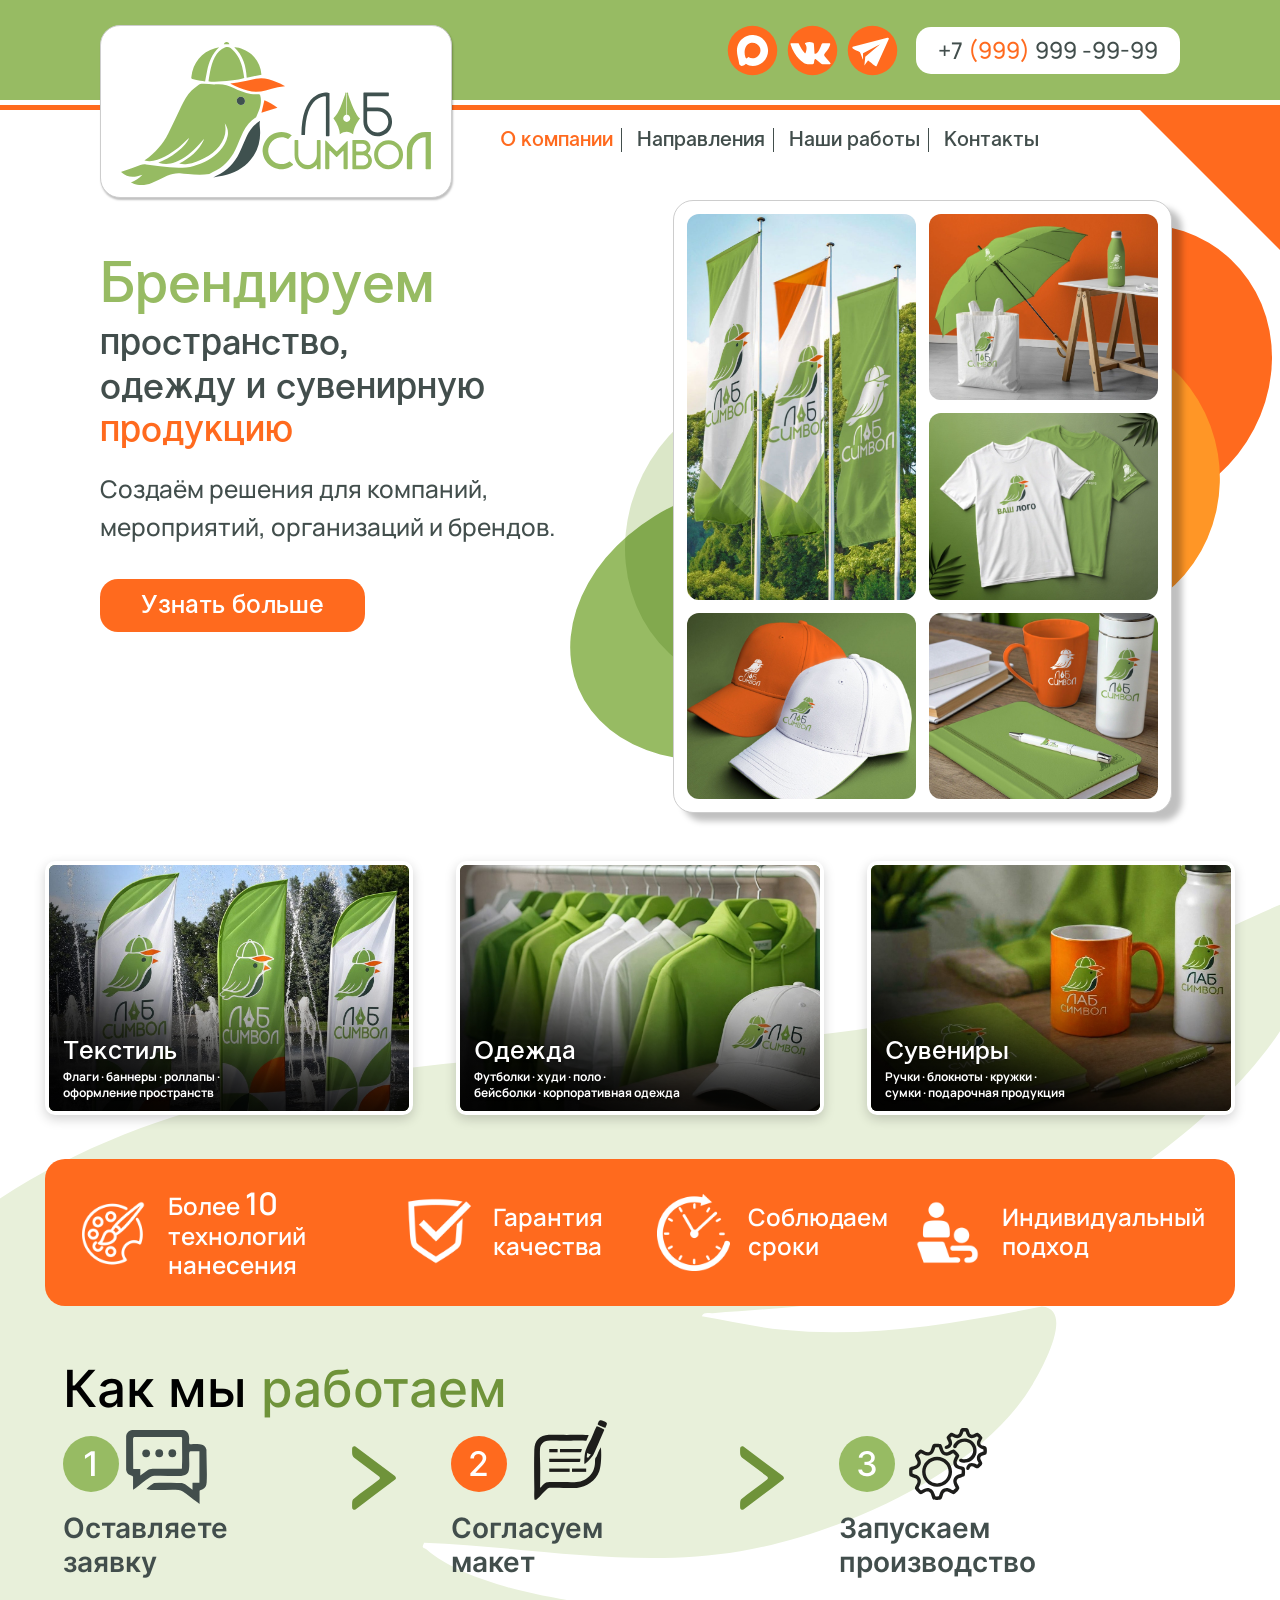
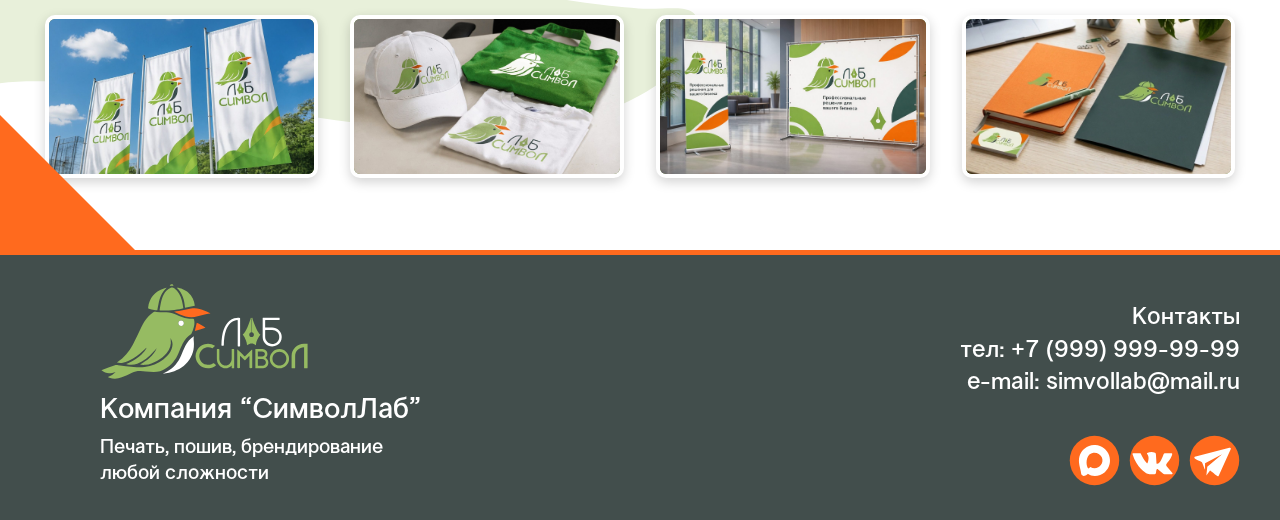
<file: index.html>
<!doctype html>
<html lang="ru">
<head>
<meta charset="utf-8">
<meta name="viewport" content="width=device-width, initial-scale=1">
<meta name="theme-color" content="#97bb63">
<title>СимволЛаб — брендирование пространства, одежды и сувенирной продукции</title>
<meta name="description" content="Брендируем пространство, одежду и сувенирную продукцию. Решения для компаний, мероприятий, организаций и брендов. Москва.">
<link rel="stylesheet" href="css/style.css?v=26">
</head>
<body>
<header class="site-header">
  <div class="top"><div class="inner">
    <a class="logo-card" href="index.html" aria-label="СимволЛаб — на главную"><img src="img/icons/logotip.svg" alt="СимволЛаб"></a>
    <div class="top-right">
      <div class="social">
        <a href="#" data-soc="max" aria-label="Max"><img src="img/icons/max_iconka.svg" alt="Max"></a>
        <a href="#" data-soc="vk" aria-label="ВКонтакте"><img src="img/icons/vk_icon.svg" alt="ВКонтакте"></a>
        <a href="#" data-soc="tg" aria-label="Telegram"><img src="img/icons/tg_icon.svg" alt="Telegram"></a>
      </div>
      <a class="phone" href="tel:+79999999999">+7 <span>(999)</span> 999 -99-99</a>
    </div>
  </div></div>
  <div class="lines"></div>
</header>
<div class="menu-row"><div class="inner">
  <button class="burger" aria-expanded="false" aria-controls="nav"><span>Меню</span><span class="bars" aria-hidden="true">☰</span></button>
  <nav id="nav" aria-label="Основное меню"><a href="index.html" aria-current="page">О компании</a><a href="directions.html">Направления</a><a href="works.html">Наши работы</a><a href="contacts.html">Контакты</a></nav>
</div></div>

<main>
<section class="hero hero-home" id="about"><div class="inner">
  <div class="hero-text">
    <h1><span class="xl g">Брендируем</span><span class="l">пространство,<br>одежду и сувенирную</span><span class="l o">продукцию</span></h1>
    <p class="lead">Создаём решения для компаний, мероприятий, организаций и брендов.</p>
    <a class="btn" href="directions.html">Узнать больше</a>
  </div>
  <div class="collage-wrap"><img class="blob b-bl" src="img/deco/blend_oval.svg" alt=""><img class="blob b-or" src="img/deco/ellipse8.svg" alt=""><img class="blob b-or2" src="img/deco/ellipse9.svg" alt=""><img class="blob b-gr" src="img/deco/oval.svg" alt=""><div class="collage" aria-label="Примеры брендированной продукции">
    <div class="t t1"><img src="img/photos/flags_1.jpg" alt="Флаги с логотипом" loading="eager"></div>
    <div class="t t2"><img src="img/photos/events_1.jpg" alt="Зонт и сумка с логотипом"></div>
    <div class="t t3"><img src="img/photos/clothes_1.jpg" alt="Футболки с логотипом"></div>
    <div class="t t4"><img src="img/photos/hats.jpg" alt="Бейсболки с логотипом"></div>
    <div class="t t5"><img src="img/photos/ejednevnik_bloknot_01.jpg" alt="Кружка, ежедневник и термос с логотипом"></div>
  </div></div>
</div></section>

<section class="green after-collage"><div class="inner">
  <div class="cards">
    <a class="card cap home" href="works.html"><img src="img/photos/flags_2.jpg" alt="Текстиль: флаги и баннеры">
      <span class="c col"><b>Текстиль</b><small>Флаги · баннеры · роллапы ·<br>оформление пространств</small></span></a>
    <a class="card cap home" href="works.html"><img src="img/photos/clothes_2.jpg" alt="Одежда с логотипом">
      <span class="c col"><b>Одежда</b><small>Футболки · худи · поло ·<br>бейсболки · корпоративная одежда</small></span></a>
    <a class="card cap home" href="works.html"><img src="img/photos/souvenirs_2.jpg" alt="Сувенирная продукция">
      <span class="c col"><b>Сувениры</b><small>Ручки · блокноты · кружки ·<br>сумки · подарочная продукция</small></span></a>
  </div>

  <div class="adv">
  <div><img src="img/icons/palitra.png" alt=""><span>Более <span class="n">10</span><br>технологий<br>нанесения</span></div>
  <div><img src="img/icons/schit.png" alt=""><span>Гарантия<br>качества</span></div>
  <div><img src="img/icons/chasi.png" alt=""><span>Соблюдаем<br>сроки</span></div>
  <div><img src="img/icons/sotrudnichestv.png" alt=""><span>Индивидуальный<br>подход</span></div>
</div>

  <h2 class="how-title">Как мы <span>работаем</span></h2>
  <div class="steps">
    <div class="step s1"><span class="num">1</span><img class="ico" src="img/deco/chat.svg" alt=""><b>Оставляете<br>заявку</b></div>
    <svg class="arr" viewBox="0 0 60 100" fill="none" stroke="#6f933a" stroke-width="12" stroke-linecap="butt"><path d="M8 6l44 44L8 94"/></svg>
    <div class="step s2"><span class="num">2</span><img class="ico" src="img/deco/zapis.svg" alt=""><b>Согласуем<br>макет</b></div>
    <svg class="arr" viewBox="0 0 60 100" fill="none" stroke="#6f933a" stroke-width="12" stroke-linecap="butt"><path d="M8 6l44 44L8 94"/></svg>
    <div class="step s3"><span class="num">3</span><img class="ico" src="img/deco/shesterenki.svg" alt=""><b>Запускаем<br>производство</b></div>
  </div>
  <div class="strip">
    <div class="p"><img src="img/photos/flags_3.jpg" alt="Флаги на улице" loading="lazy"></div>
    <div class="p"><img src="img/photos/clothes_3.jpg" alt="Бейсболка и футболки" loading="lazy"></div>
    <div class="p"><img src="img/photos/events_2.jpg" alt="Роллап и пресс-волл" loading="lazy"></div>
    <div class="p"><img src="img/photos/souvenirs_3.jpg" alt="Блокнот, папка и визитки" loading="lazy"></div>
  </div>
</div></section>
</main>
<footer class="footer"><div class="inner">
  <div class="f-left">
    <div class="logo"><img src="img/icons/logotip-light.svg" alt="СимволЛаб"></div>
    <p class="name">Компания “СимволЛаб”</p>
    <p class="tag">Печать, пошив, брендирование<br>любой сложности</p>
  </div>
  <div class="f-right">
    <address>
      Контакты<br>
      тел: <a href="tel:+79999999999">+7 (999) 999-99-99</a><br>
      e-mail: <a href="mailto:simvollab@mail.ru">simvollab@mail.ru</a>
    </address>
    <div class="social">
      <a href="#" data-soc="max" aria-label="Max"><img src="img/icons/max_iconka.svg" alt="Max"></a>
      <a href="#" data-soc="vk" aria-label="ВКонтакте"><img src="img/icons/vk_icon.svg" alt="ВКонтакте"></a>
      <a href="#" data-soc="tg" aria-label="Telegram"><img src="img/icons/tg_icon.svg" alt="Telegram"></a>
    </div>
  </div>
</div></footer>

<dialog id="lead-dialog" aria-label="Заявка">
  <div class="panel">
    <button class="x" data-close aria-label="Закрыть">×</button>
    <h2>Оставить заявку</h2>
    <form class="lead-form" novalidate>
      <p class="sub">Расскажите, что нужно нанести и на что — мы свяжемся с вами.</p>
      <input type="text" name="botcheck" class="hp" tabindex="-1" autocomplete="off" aria-hidden="true">
      <label>Ваше имя<input type="text" name="name" autocomplete="name" required></label>
      <label>Телефон или e-mail<input type="text" name="contact" autocomplete="tel" required></label>
      <label>Что нужно сделать<textarea name="message" placeholder="Например: 100 футболок с логотипом, DTF-печать"></textarea></label>
      <button class="btn" type="submit">Отправить заявку</button>
      <div class="status" role="status" aria-live="polite"></div>
      <p class="consent">Нажимая кнопку, вы соглашаетесь на обработку указанных данных для связи с вами.</p>
    </form>
  </div>
</dialog>

<script src="js/config.js?v=26"></script>
<script src="js/main.js?v=26"></script>
</body>
</html>
</file>
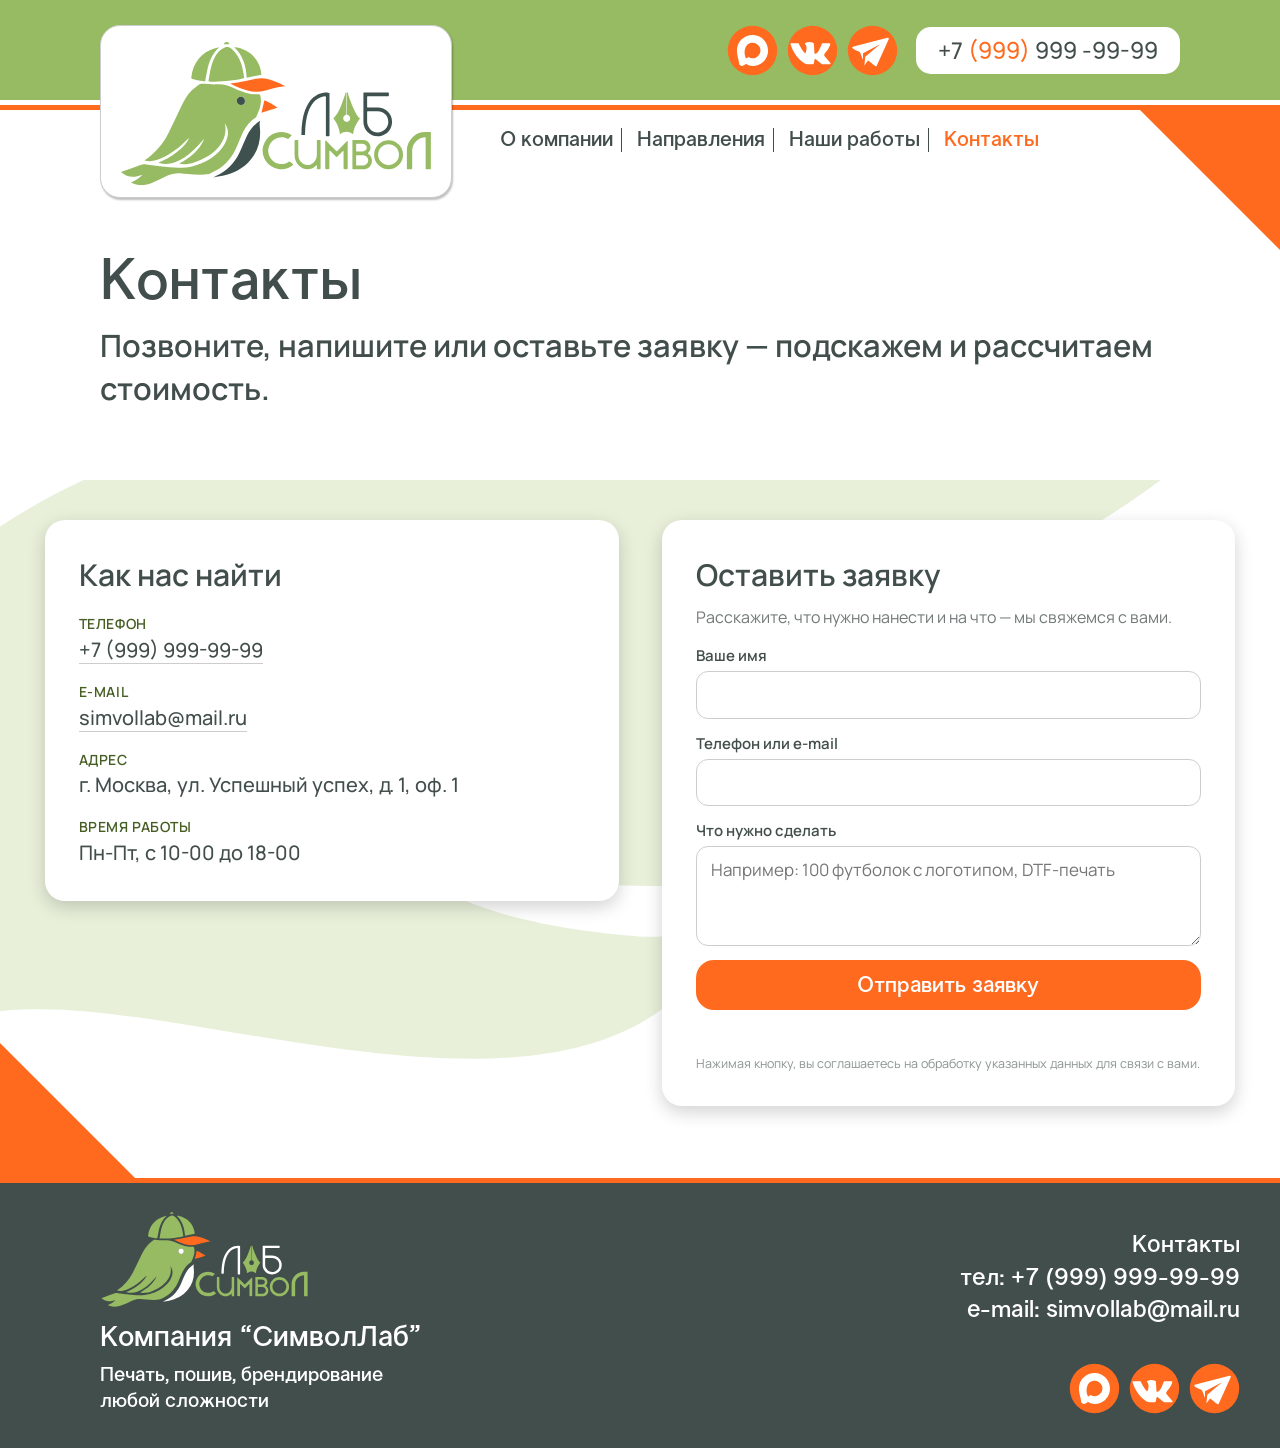
<file: contacts.html>
<!doctype html>
<html lang="ru">
<head>
<meta charset="utf-8">
<meta name="viewport" content="width=device-width, initial-scale=1">
<meta name="theme-color" content="#97bb63">
<title>Контакты — СимволЛаб</title>
<meta name="description" content="Телефон, e-mail, адрес и время работы компании СимволЛаб. Оставьте заявку на нанесение.">
<link rel="stylesheet" href="css/style.css?v=26">
</head>
<body>
<header class="site-header">
  <div class="top"><div class="inner">
    <a class="logo-card" href="index.html" aria-label="СимволЛаб — на главную"><img src="img/icons/logotip.svg" alt="СимволЛаб"></a>
    <div class="top-right">
      <div class="social">
        <a href="#" data-soc="max" aria-label="Max"><img src="img/icons/max_iconka.svg" alt="Max"></a>
        <a href="#" data-soc="vk" aria-label="ВКонтакте"><img src="img/icons/vk_icon.svg" alt="ВКонтакте"></a>
        <a href="#" data-soc="tg" aria-label="Telegram"><img src="img/icons/tg_icon.svg" alt="Telegram"></a>
      </div>
      <a class="phone" href="tel:+79999999999">+7 <span>(999)</span> 999 -99-99</a>
    </div>
  </div></div>
  <div class="lines"></div>
</header>
<div class="menu-row"><div class="inner">
  <button class="burger" aria-expanded="false" aria-controls="nav"><span>Меню</span><span class="bars" aria-hidden="true">☰</span></button>
  <nav id="nav" aria-label="Основное меню"><a href="index.html">О компании</a><a href="directions.html">Направления</a><a href="works.html">Наши работы</a><a href="contacts.html" aria-current="page">Контакты</a></nav>
</div></div>

<main>
<section class="hero hero-plain"><div class="inner">
  <h1 class="page-title">Контакты</h1>
  <p class="page-sub">Позвоните, напишите или оставьте заявку — подскажем и рассчитаем стоимость.</p>
</div></section>
<section class="green"><div class="inner">
  <div class="contacts-grid">
    <div class="panel">
      <h2>Как нас найти</h2>
      <dl class="dl">
        <div><dt>Телефон</dt><dd><a href="tel:+79999999999">+7 (999) 999-99-99</a></dd></div>
        <div><dt>E-mail</dt><dd><a href="mailto:simvollab@mail.ru">simvollab@mail.ru</a></dd></div>
        <div><dt>Адрес</dt><dd>г. Москва, ул. Успешный успех, д. 1, оф. 1</dd></div>
        <div><dt>Время работы</dt><dd>Пн-Пт, с 10-00 до 18-00</dd></div>
      </dl>
    </div>
    <div class="panel">
      <h2>Оставить заявку</h2>
      <form class="lead-form" novalidate>
      <p class="sub">Расскажите, что нужно нанести и на что — мы свяжемся с вами.</p>
      <input type="text" name="botcheck" class="hp" tabindex="-1" autocomplete="off" aria-hidden="true">
      <label>Ваше имя<input type="text" name="name" autocomplete="name" required></label>
      <label>Телефон или e-mail<input type="text" name="contact" autocomplete="tel" required></label>
      <label>Что нужно сделать<textarea name="message" placeholder="Например: 100 футболок с логотипом, DTF-печать"></textarea></label>
      <button class="btn" type="submit">Отправить заявку</button>
      <div class="status" role="status" aria-live="polite"></div>
      <p class="consent">Нажимая кнопку, вы соглашаетесь на обработку указанных данных для связи с вами.</p>
    </form>
    </div>
  </div>
</div></section>
</main>
<footer class="footer"><div class="inner">
  <div class="f-left">
    <div class="logo"><img src="img/icons/logotip-light.svg" alt="СимволЛаб"></div>
    <p class="name">Компания “СимволЛаб”</p>
    <p class="tag">Печать, пошив, брендирование<br>любой сложности</p>
  </div>
  <div class="f-right">
    <address>
      Контакты<br>
      тел: <a href="tel:+79999999999">+7 (999) 999-99-99</a><br>
      e-mail: <a href="mailto:simvollab@mail.ru">simvollab@mail.ru</a>
    </address>
    <div class="social">
      <a href="#" data-soc="max" aria-label="Max"><img src="img/icons/max_iconka.svg" alt="Max"></a>
      <a href="#" data-soc="vk" aria-label="ВКонтакте"><img src="img/icons/vk_icon.svg" alt="ВКонтакте"></a>
      <a href="#" data-soc="tg" aria-label="Telegram"><img src="img/icons/tg_icon.svg" alt="Telegram"></a>
    </div>
  </div>
</div></footer>

<dialog id="lead-dialog" aria-label="Заявка">
  <div class="panel">
    <button class="x" data-close aria-label="Закрыть">×</button>
    <h2>Оставить заявку</h2>
    <form class="lead-form" novalidate>
      <p class="sub">Расскажите, что нужно нанести и на что — мы свяжемся с вами.</p>
      <input type="text" name="botcheck" class="hp" tabindex="-1" autocomplete="off" aria-hidden="true">
      <label>Ваше имя<input type="text" name="name" autocomplete="name" required></label>
      <label>Телефон или e-mail<input type="text" name="contact" autocomplete="tel" required></label>
      <label>Что нужно сделать<textarea name="message" placeholder="Например: 100 футболок с логотипом, DTF-печать"></textarea></label>
      <button class="btn" type="submit">Отправить заявку</button>
      <div class="status" role="status" aria-live="polite"></div>
      <p class="consent">Нажимая кнопку, вы соглашаетесь на обработку указанных данных для связи с вами.</p>
    </form>
  </div>
</dialog>

<script src="js/config.js?v=26"></script>
<script src="js/main.js?v=26"></script>
</body>
</html>
</file>
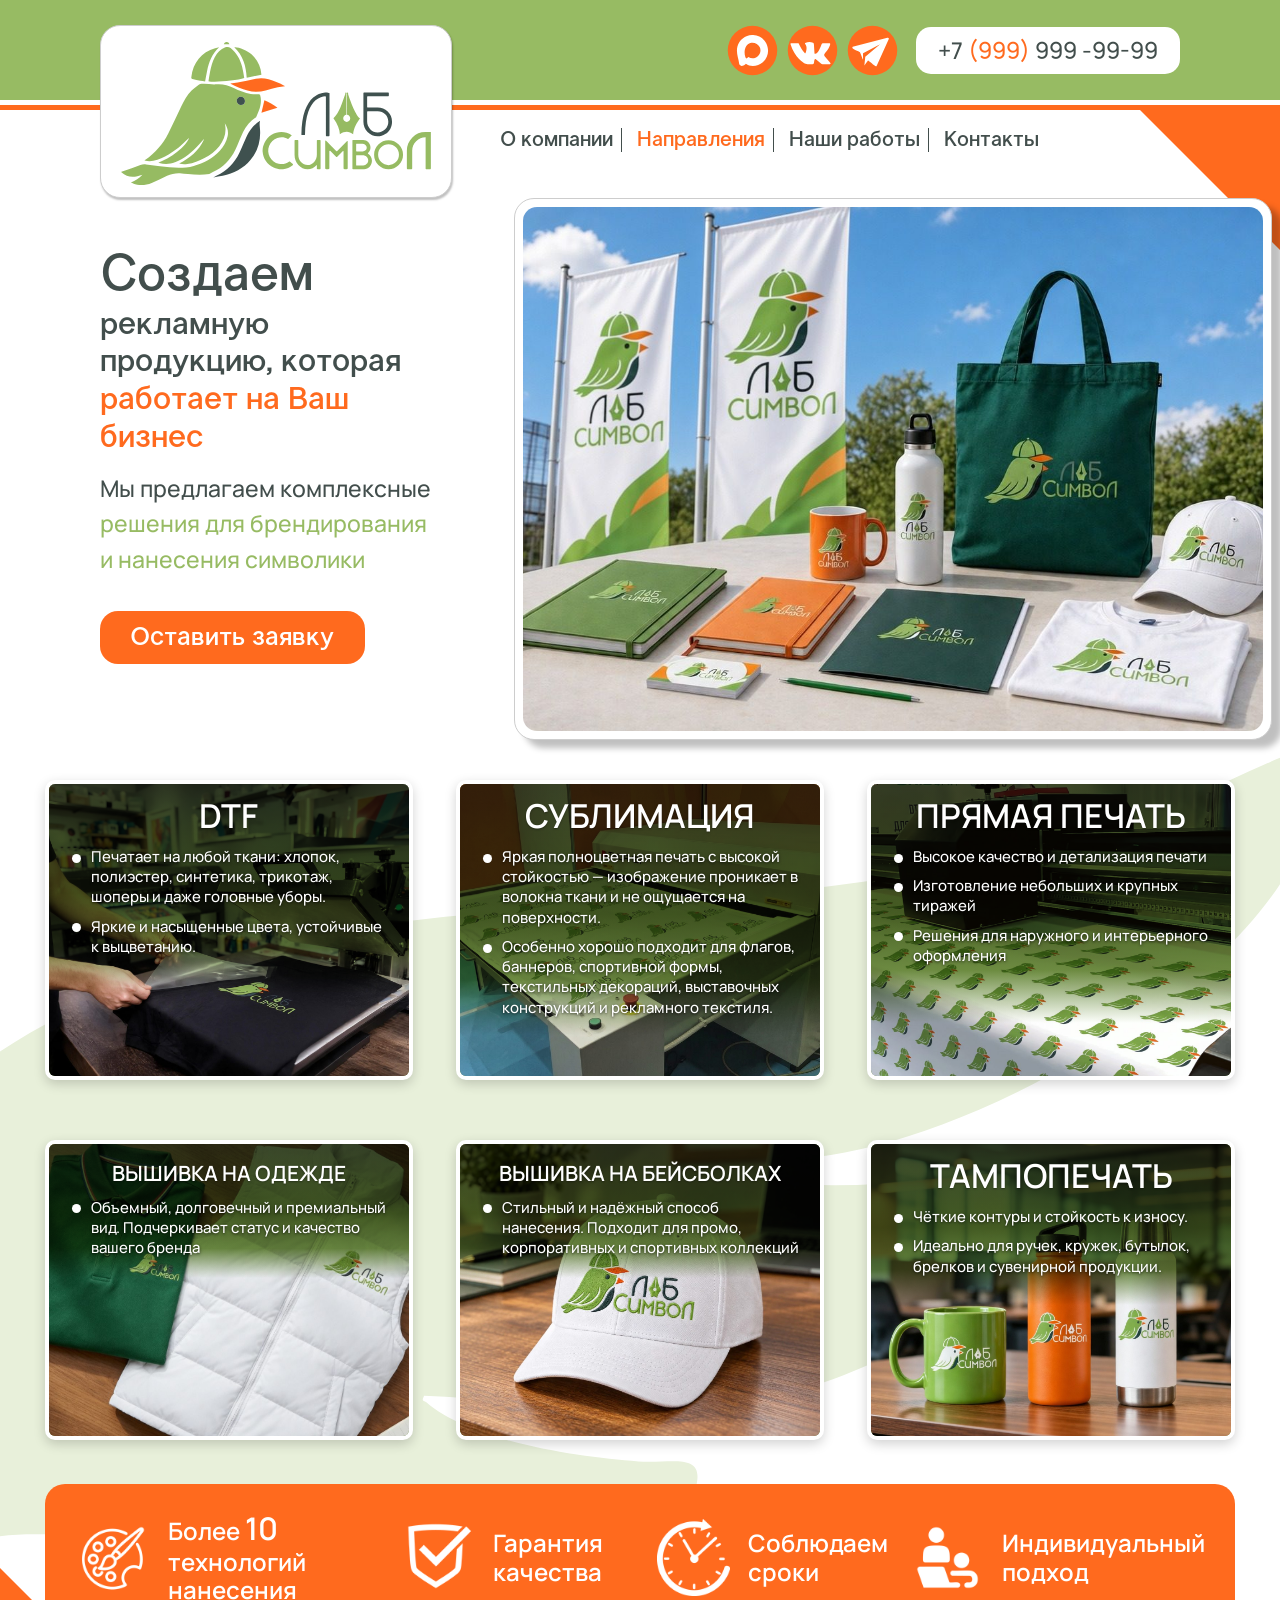
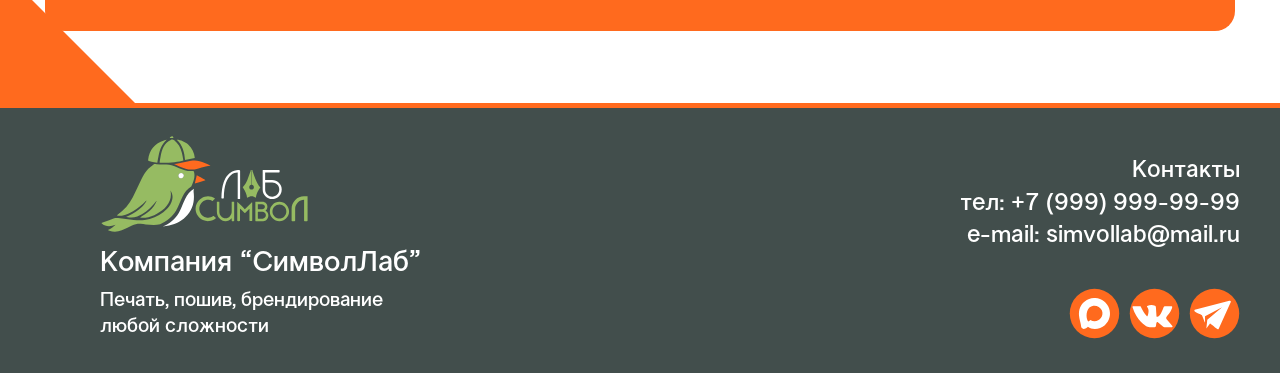
<file: directions.html>
<!doctype html>
<html lang="ru">
<head>
<meta charset="utf-8">
<meta name="viewport" content="width=device-width, initial-scale=1">
<meta name="theme-color" content="#97bb63">
<title>Направления — СимволЛаб</title>
<meta name="description" content="DTF, сублимация, прямая печать, вышивка, тампопечать: самые популярные виды нанесения.">
<link rel="stylesheet" href="css/style.css?v=26">
</head>
<body>
<header class="site-header">
  <div class="top"><div class="inner">
    <a class="logo-card" href="index.html" aria-label="СимволЛаб — на главную"><img src="img/icons/logotip.svg" alt="СимволЛаб"></a>
    <div class="top-right">
      <div class="social">
        <a href="#" data-soc="max" aria-label="Max"><img src="img/icons/max_iconka.svg" alt="Max"></a>
        <a href="#" data-soc="vk" aria-label="ВКонтакте"><img src="img/icons/vk_icon.svg" alt="ВКонтакте"></a>
        <a href="#" data-soc="tg" aria-label="Telegram"><img src="img/icons/tg_icon.svg" alt="Telegram"></a>
      </div>
      <a class="phone" href="tel:+79999999999">+7 <span>(999)</span> 999 -99-99</a>
    </div>
  </div></div>
  <div class="lines"></div>
</header>
<div class="menu-row"><div class="inner">
  <button class="burger" aria-expanded="false" aria-controls="nav"><span>Меню</span><span class="bars" aria-hidden="true">☰</span></button>
  <nav id="nav" aria-label="Основное меню"><a href="index.html">О компании</a><a href="directions.html" aria-current="page">Направления</a><a href="works.html">Наши работы</a><a href="contacts.html">Контакты</a></nav>
</div></div>

<main>
<section class="hero hero-wide"><div class="inner">
  <div class="hero-text">
    <h1><span class="xl d" style="color:var(--slate);font-weight:400">Создаем</span><span class="l" style="font-weight:500">рекламную</span><span class="l">продукцию, которая</span><span class="l o">работает на Ваш<br>бизнес</span></h1>
    <p class="lead">Мы предлагаем комплексные<span class="o" style="color:var(--green)">решения для брендирования<br>и нанесения символики</span></p>
    <button class="btn" data-open-form>Оставить заявку</button>
  </div>
  <div class="hero-photo"><img src="img/direction/hero.jpg" alt="Брендированная продукция: флаги, сумка, термос, кепка, футболка"></div>
</div></section>

<section class="green"><div class="inner">
  <div class="cards">
    <article class="card" style="--g:72%"><img src="img/direction/dtf.jpg" alt="DTF-печать на чёрной футболке" loading="lazy"><div class="shade"></div>
      <div class="txt"><h3>DTF</h3><ul><li>Печатает на любой ткани: хлопок, полиэстер, синтетика, трикотаж, шоперы и даже головные уборы.</li><li>Яркие и насыщенные цвета, устойчивые к выцветанию.</li></ul></div></article>
    <article class="card" style="--g:86%"><img src="img/direction/sublimation.jpg" alt="Сублимационный принтер" loading="lazy"><div class="shade"></div>
      <div class="txt"><h3>СУБЛИМАЦИЯ</h3><ul><li>Яркая полноцветная печать с высокой стойкостью — изображение проникает в волокна ткани и не ощущается на поверхности.</li><li>Особенно хорошо подходит для флагов, баннеров, спортивной формы, текстильных декораций, выставочных конструкций и рекламного текстиля.</li></ul></div></article>
    <article class="card" style="--g:82%"><img src="img/direction/direct-print.jpg" alt="Прямая печать на материале" loading="lazy"><div class="shade"></div>
      <div class="txt"><h3>ПРЯМАЯ ПЕЧАТЬ</h3><ul><li>Высокое качество и детализация печати</li><li>Изготовление небольших и крупных тиражей</li><li>Решения для наружного и интерьерного оформления</li></ul></div></article>
    <article class="card sm" style="--g:46%"><img src="img/direction/embroidery-clothes.jpg" alt="Вышивка на поло и жилете" loading="lazy"><div class="shade"></div>
      <div class="txt"><h3>ВЫШИВКА НА ОДЕЖДЕ</h3><ul><li>Объемный, долговечный и премиальный вид. Подчеркивает статус и качество вашего бренда</li></ul></div></article>
    <article class="card sm" style="--g:46%"><img src="img/direction/embroidery-caps.jpg" alt="Вышивка на бейсболке" loading="lazy"><div class="shade"></div>
      <div class="txt"><h3>ВЫШИВКА НА БЕЙСБОЛКАХ</h3><ul><li>Стильный и надёжный способ нанесения. Подходит для промо, корпоративных и спортивных коллекций</li></ul></div></article>
    <article class="card" style="--g:55%"><img src="img/direction/tampo.jpg" alt="Тампопечать на кружках и бутылках" loading="lazy"><div class="shade"></div>
      <div class="txt"><h3>ТАМПОПЕЧАТЬ</h3><ul><li>Чёткие контуры и стойкость к износу.</li><li>Идеально для ручек, кружек, бутылок, брелков и сувенирной продукции.</li></ul></div></article>
  </div>
  <div class="adv">
  <div><img src="img/icons/palitra.png" alt=""><span>Более <span class="n">10</span><br>технологий<br>нанесения</span></div>
  <div><img src="img/icons/schit.png" alt=""><span>Гарантия<br>качества</span></div>
  <div><img src="img/icons/chasi.png" alt=""><span>Соблюдаем<br>сроки</span></div>
  <div><img src="img/icons/sotrudnichestv.png" alt=""><span>Индивидуальный<br>подход</span></div>
</div>
</div></section>
</main>
<footer class="footer"><div class="inner">
  <div class="f-left">
    <div class="logo"><img src="img/icons/logotip-light.svg" alt="СимволЛаб"></div>
    <p class="name">Компания “СимволЛаб”</p>
    <p class="tag">Печать, пошив, брендирование<br>любой сложности</p>
  </div>
  <div class="f-right">
    <address>
      Контакты<br>
      тел: <a href="tel:+79999999999">+7 (999) 999-99-99</a><br>
      e-mail: <a href="mailto:simvollab@mail.ru">simvollab@mail.ru</a>
    </address>
    <div class="social">
      <a href="#" data-soc="max" aria-label="Max"><img src="img/icons/max_iconka.svg" alt="Max"></a>
      <a href="#" data-soc="vk" aria-label="ВКонтакте"><img src="img/icons/vk_icon.svg" alt="ВКонтакте"></a>
      <a href="#" data-soc="tg" aria-label="Telegram"><img src="img/icons/tg_icon.svg" alt="Telegram"></a>
    </div>
  </div>
</div></footer>

<dialog id="lead-dialog" aria-label="Заявка">
  <div class="panel">
    <button class="x" data-close aria-label="Закрыть">×</button>
    <h2>Оставить заявку</h2>
    <form class="lead-form" novalidate>
      <p class="sub">Расскажите, что нужно нанести и на что — мы свяжемся с вами.</p>
      <input type="text" name="botcheck" class="hp" tabindex="-1" autocomplete="off" aria-hidden="true">
      <label>Ваше имя<input type="text" name="name" autocomplete="name" required></label>
      <label>Телефон или e-mail<input type="text" name="contact" autocomplete="tel" required></label>
      <label>Что нужно сделать<textarea name="message" placeholder="Например: 100 футболок с логотипом, DTF-печать"></textarea></label>
      <button class="btn" type="submit">Отправить заявку</button>
      <div class="status" role="status" aria-live="polite"></div>
      <p class="consent">Нажимая кнопку, вы соглашаетесь на обработку указанных данных для связи с вами.</p>
    </form>
  </div>
</dialog>

<script src="js/config.js?v=26"></script>
<script src="js/main.js?v=26"></script>
</body>
</html>
</file>
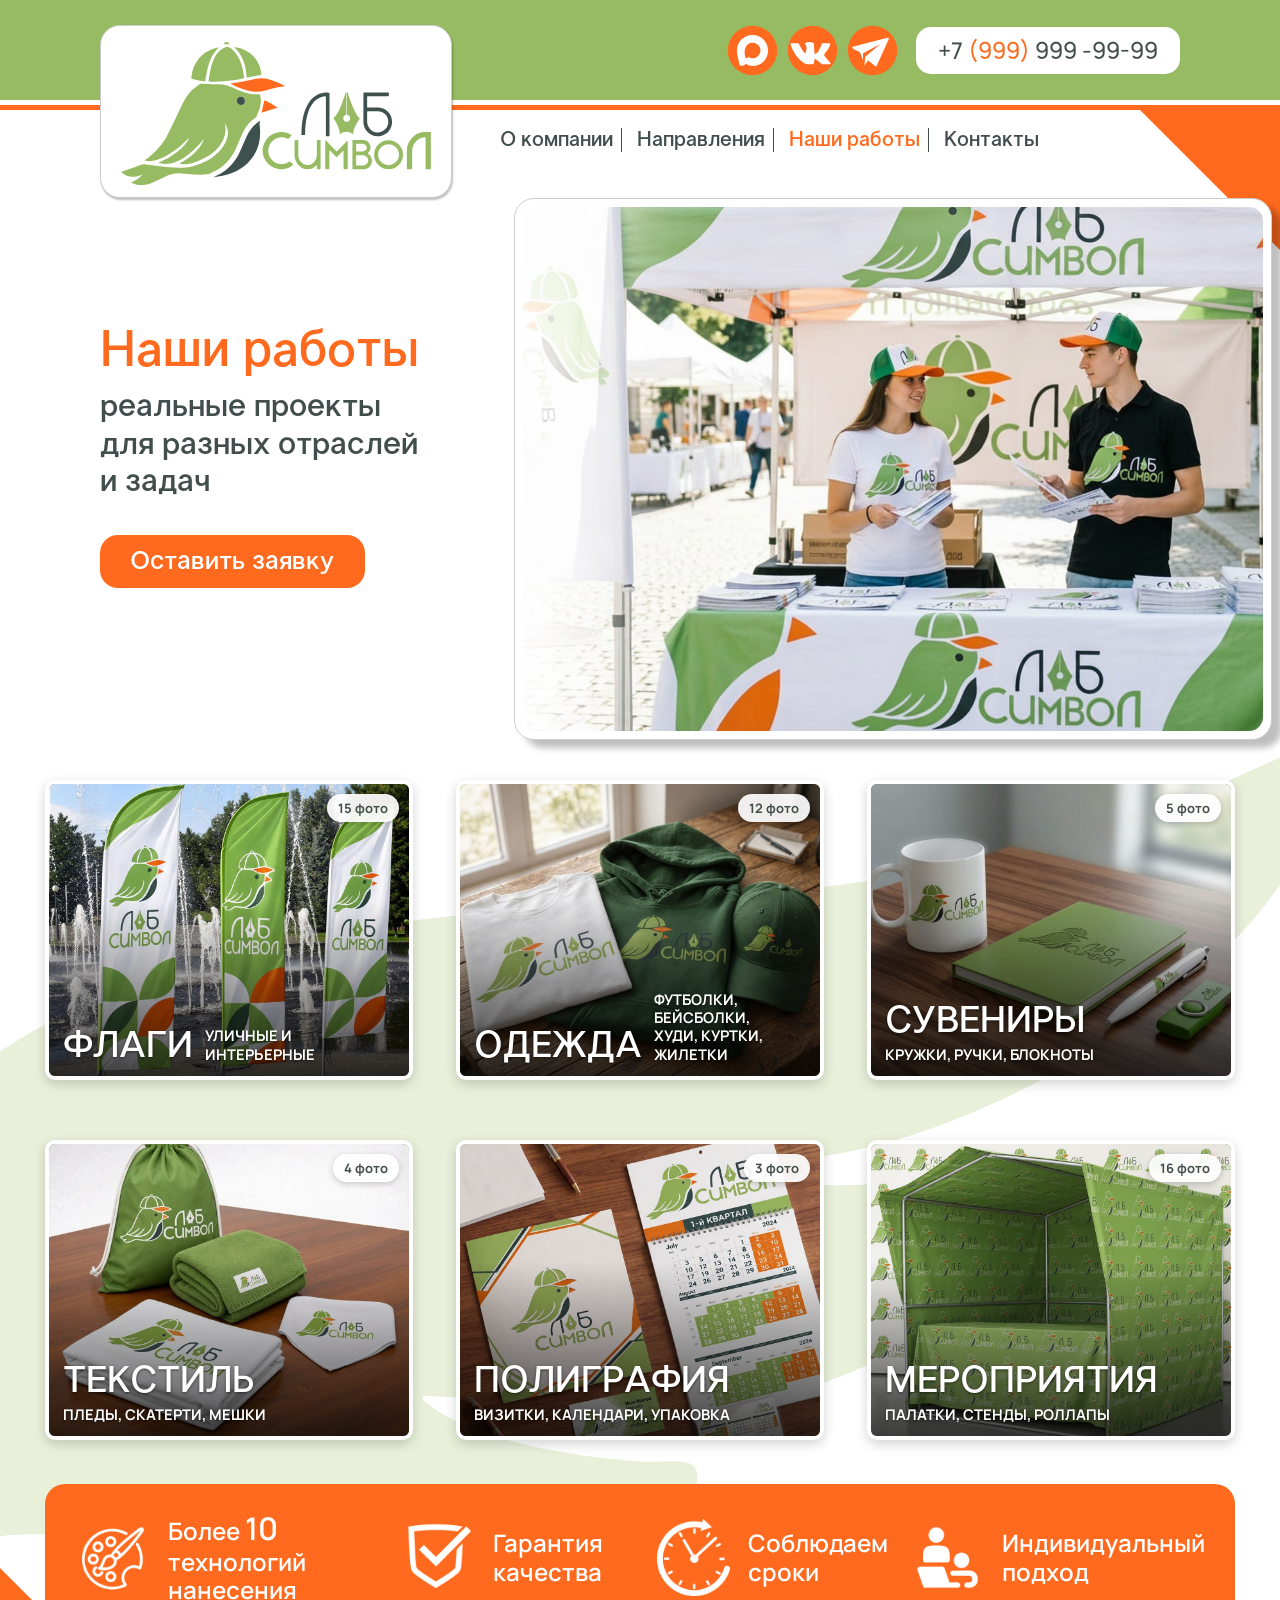
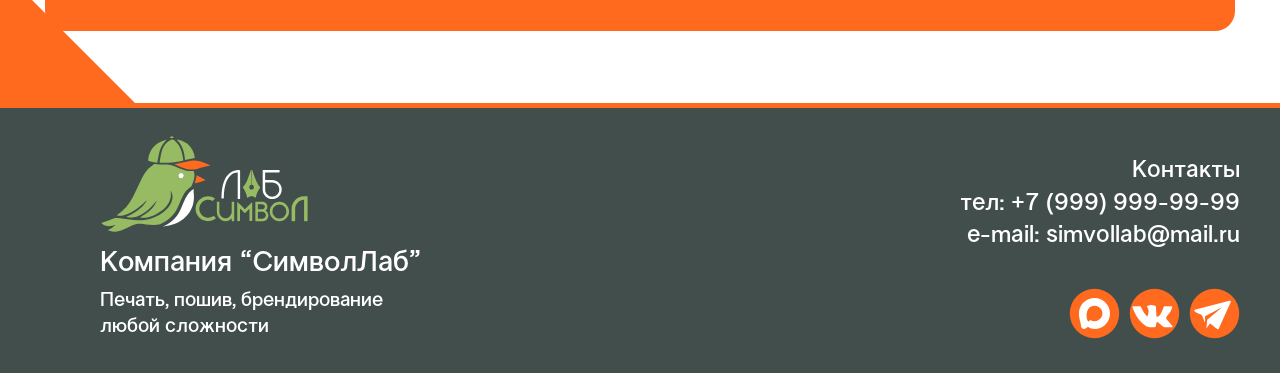
<file: works.html>
<!doctype html>
<html lang="ru">
<head>
<meta charset="utf-8">
<meta name="viewport" content="width=device-width, initial-scale=1">
<meta name="theme-color" content="#97bb63">
<title>Наши работы — СимволЛаб</title>
<meta name="description" content="Реальные проекты для разных отраслей и задач: флаги, одежда, сувениры, текстиль, полиграфия, мероприятия.">
<link rel="stylesheet" href="css/style.css?v=26">
</head>
<body>
<header class="site-header">
  <div class="top"><div class="inner">
    <a class="logo-card" href="index.html" aria-label="СимволЛаб — на главную"><img src="img/icons/logotip.svg" alt="СимволЛаб"></a>
    <div class="top-right">
      <div class="social">
        <a href="#" data-soc="max" aria-label="Max"><img src="img/icons/max_iconka.svg" alt="Max"></a>
        <a href="#" data-soc="vk" aria-label="ВКонтакте"><img src="img/icons/vk_icon.svg" alt="ВКонтакте"></a>
        <a href="#" data-soc="tg" aria-label="Telegram"><img src="img/icons/tg_icon.svg" alt="Telegram"></a>
      </div>
      <a class="phone" href="tel:+79999999999">+7 <span>(999)</span> 999 -99-99</a>
    </div>
  </div></div>
  <div class="lines"></div>
</header>
<div class="menu-row"><div class="inner">
  <button class="burger" aria-expanded="false" aria-controls="nav"><span>Меню</span><span class="bars" aria-hidden="true">☰</span></button>
  <nav id="nav" aria-label="Основное меню"><a href="index.html">О компании</a><a href="directions.html">Направления</a><a href="works.html" aria-current="page">Наши работы</a><a href="contacts.html">Контакты</a></nav>
</div></div>

<main>
<section class="hero hero-wide"><div class="inner">
  <div class="hero-text">
    <h1><span class="xl">Наши работы</span><span class="l" style="font-weight:500;margin-top:6px">реальные проекты<br>для разных отраслей<br>и задач</span></h1>
    <p class="lead" style="margin-top:22px"></p>
    <button class="btn" data-open-form>Оставить заявку</button>
  </div>
  <div class="hero-photo"><img src="img/works/hero.jpg" alt="Промоутеры в брендированной одежде у палатки"></div>
</div></section>

<section class="green"><div class="inner">
  <div class="cards">
    <button type="button" class="card cap" id="flags" data-gallery="flags" aria-label="Флаги: смотреть фото"><img src="img/works/flagi.jpg" alt="Флаги с логотипом" loading="lazy">
      <span class="c"><b>Флаги</b><small>Уличные и<br>интерьерные</small></span></button>
    <button type="button" class="card cap" id="clothes" data-gallery="clothes" aria-label="Одежда: смотреть фото"><img src="img/works/odejda.jpg" alt="Футболка, худи и кепка с логотипом" loading="lazy">
      <span class="c"><b>Одежда</b><small>Футболки, бейсболки,<br>худи, куртки, жилетки</small></span></button>
    <button type="button" class="card cap" id="souvenirs" data-gallery="souvenirs" aria-label="Сувениры: смотреть фото"><img src="img/works/suvenir.jpg" alt="Кружка, блокнот и ручка с логотипом" loading="lazy">
      <span class="c col"><b>Сувениры</b><small>Кружки, ручки, блокноты</small></span></button>
    <button type="button" class="card cap" id="textile" data-gallery="textile" aria-label="Текстиль: смотреть фото"><img src="img/works/textil.jpg" alt="Мешок, плед и скатерть с логотипом" loading="lazy">
      <span class="c col"><b>Текстиль</b><small>Пледы, скатерти, мешки</small></span></button>
    <button type="button" class="card cap" id="print" data-gallery="print" aria-label="Полиграфия: смотреть фото"><img src="img/works/poligraf.jpg" alt="Папка, календарь и визитки" loading="lazy">
      <span class="c col"><b>Полиграфия</b><small>Визитки, календари, упаковка</small></span></button>
    <button type="button" class="card cap" id="events" data-gallery="events" aria-label="Мероприятия: смотреть фото"><img src="img/works/palatka.jpg" alt="Брендированная палатка" loading="lazy">
      <span class="c col"><b>Мероприятия</b><small>Палатки, стенды, роллапы</small></span></button>
  </div>
  <div class="adv">
  <div><img src="img/icons/palitra.png" alt=""><span>Более <span class="n">10</span><br>технологий<br>нанесения</span></div>
  <div><img src="img/icons/schit.png" alt=""><span>Гарантия<br>качества</span></div>
  <div><img src="img/icons/chasi.png" alt=""><span>Соблюдаем<br>сроки</span></div>
  <div><img src="img/icons/sotrudnichestv.png" alt=""><span>Индивидуальный<br>подход</span></div>
</div>
</div></section>
</main>

<dialog id="gallery" aria-label="Фотографии работ">
  <div class="g-top"><h2 id="g-title"></h2><button class="x" data-close aria-label="Закрыть">×</button></div>
  <div class="g-stage">
    <button class="g-nav g-prev" aria-label="Предыдущее фото">‹</button>
    <img id="g-img" alt="">
    <button class="g-nav g-next" aria-label="Следующее фото">›</button>
  </div>
  <div class="g-bottom"><div class="g-dots"></div><div class="g-count"></div></div>
</dialog>
<footer class="footer"><div class="inner">
  <div class="f-left">
    <div class="logo"><img src="img/icons/logotip-light.svg" alt="СимволЛаб"></div>
    <p class="name">Компания “СимволЛаб”</p>
    <p class="tag">Печать, пошив, брендирование<br>любой сложности</p>
  </div>
  <div class="f-right">
    <address>
      Контакты<br>
      тел: <a href="tel:+79999999999">+7 (999) 999-99-99</a><br>
      e-mail: <a href="mailto:simvollab@mail.ru">simvollab@mail.ru</a>
    </address>
    <div class="social">
      <a href="#" data-soc="max" aria-label="Max"><img src="img/icons/max_iconka.svg" alt="Max"></a>
      <a href="#" data-soc="vk" aria-label="ВКонтакте"><img src="img/icons/vk_icon.svg" alt="ВКонтакте"></a>
      <a href="#" data-soc="tg" aria-label="Telegram"><img src="img/icons/tg_icon.svg" alt="Telegram"></a>
    </div>
  </div>
</div></footer>

<dialog id="lead-dialog" aria-label="Заявка">
  <div class="panel">
    <button class="x" data-close aria-label="Закрыть">×</button>
    <h2>Оставить заявку</h2>
    <form class="lead-form" novalidate>
      <p class="sub">Расскажите, что нужно нанести и на что — мы свяжемся с вами.</p>
      <input type="text" name="botcheck" class="hp" tabindex="-1" autocomplete="off" aria-hidden="true">
      <label>Ваше имя<input type="text" name="name" autocomplete="name" required></label>
      <label>Телефон или e-mail<input type="text" name="contact" autocomplete="tel" required></label>
      <label>Что нужно сделать<textarea name="message" placeholder="Например: 100 футболок с логотипом, DTF-печать"></textarea></label>
      <button class="btn" type="submit">Отправить заявку</button>
      <div class="status" role="status" aria-live="polite"></div>
      <p class="consent">Нажимая кнопку, вы соглашаетесь на обработку указанных данных для связи с вами.</p>
    </form>
  </div>
</dialog>
<script src="js/gallery.js?v=26"></script>
<script src="js/config.js?v=26"></script>
<script src="js/main.js?v=26"></script>
</body>
</html>
</file>
<file: css/style.css>
/* ===== Шрифты (лежат в папке fonts) ===== */
@font-face{font-family:'LT Superior';src:url(../fonts/LTSuperior-SemiBold.otf) format('opentype');font-weight:400 700;font-display:swap}
@font-face{font-family:'Manrope';src:url(../fonts/Manrope.ttf) format('truetype');font-weight:200 800;font-display:swap}
@font-face{font-family:'Inter';src:url(../fonts/Inter-Regular.otf) format('opentype');font-weight:400;font-display:swap}
@font-face{font-family:'Inter';src:url(../fonts/Inter-Medium.otf) format('opentype');font-weight:500;font-display:swap}
@font-face{font-family:'Inter';src:url(../fonts/Inter-SemiBold.otf) format('opentype');font-weight:600 700;font-display:swap}
/* ===== СимволЛаб — общие стили ===== */
:root{
  --green:#97bb63;
  --green-dark:#465d23;
  --green-deep:#3d4a2b;
  --slate:#424e4c;
  --orange:#ff6a1e;
  --line:#cdcdcd;
  --gx:clamp(18px,7.8vw,100px);       /* левый отступ шапки и первого экрана */
  --tri:clamp(0px,calc(100vw - 1110px),140px);  /* размер треугольника справа под линией: сам уменьшается, чтобы не задеть меню */
  --gx2:clamp(14px,3.5vw,45px);       /* отступ зелёных секций */
  --f-head:'Manrope',system-ui,sans-serif;
  --f-text:'Manrope',system-ui,sans-serif;
  --f-disp:'LT Superior','Manrope',system-ui,sans-serif;
}
*{box-sizing:border-box;margin:0;padding:0}
html{scroll-behavior:smooth}
body{font-family:var(--f-text);color:var(--slate);background:#fff;line-height:1.4;overflow-x:hidden}
img{max-width:100%;display:block}
a{color:inherit;text-decoration:none}
button{font:inherit;color:inherit;cursor:pointer}
.inner{max-width:1280px;margin:0 auto;position:relative}
.sr-only{position:absolute;width:1px;height:1px;overflow:hidden;clip:rect(0 0 0 0);white-space:nowrap}

/* ===== шапка ===== */
.site-header{position:relative}
.site-header::after{content:"";position:absolute;right:0;top:110px;width:0;height:0;border-top:var(--tri) solid var(--orange);border-left:var(--tri) solid transparent;z-index:3;pointer-events:none}
.top{background:var(--green);height:100px}
.top .inner{height:100%;display:flex;align-items:center;justify-content:flex-end;gap:10px;padding-right:var(--gx)}
.lines{height:10px;background:linear-gradient(#fff 50%,var(--orange) 50%)}
.logo-card{position:absolute;left:var(--gx);top:25px;width:352px;height:173px;z-index:6;background:#fff;border:1px solid var(--line);border-radius:20px;box-shadow:1px 2px 2px rgba(0,0,0,.25);display:grid;place-items:center;padding:14px 18px}
.logo-card img{display:block;width:auto;height:auto;max-width:100%;max-height:100%;object-fit:contain}
.top-right{display:flex;align-items:center;gap:10px}
.social{display:flex;gap:9px}
.social a{width:51px;height:51px;display:block;transition:transform .15s}
.social a:hover{transform:translateY(-2px) scale(1.04)}
.social img{width:100%;height:100%}
.phone{background:#fff;border-radius:15px;height:47px;line-height:47px;display:block;padding:0 22px;margin-left:8px;font-family:var(--f-head);font-weight:500;font-size:23px;white-space:nowrap}
.phone span{color:var(--orange)}
.menu-row{background:#fff;height:60px;position:relative;z-index:2}
.menu-row .inner{height:100%;display:flex;align-items:center;padding-left:calc(var(--gx) + 352px + 40px)}
.menu-row nav{display:flex;align-items:center}
.menu-row nav a{font-family:var(--f-head);font-weight:500;font-size:21px;padding:2px 8px;position:relative;white-space:nowrap;transition:color .15s}
.menu-row nav a+a{margin-left:8px}
.menu-row nav a+a::before{content:"";position:absolute;left:-8px;top:50%;height:24px;width:1px;background:var(--slate);transform:translateY(-50%)}
.menu-row nav a:hover,.menu-row nav a[aria-current]{color:var(--orange)}
.burger{display:none}

/* ===== общие элементы ===== */
.btn{display:inline-flex;align-items:center;justify-content:center;background:var(--orange);color:#fff;font-family:var(--f-head);font-weight:500;font-size:26px;border:0;border-radius:18px;padding:8px 30px;min-height:50px;min-width:265px;cursor:pointer;transition:transform .15s,box-shadow .15s}
.btn:hover{transform:translateY(-2px);box-shadow:0 8px 20px rgba(255,106,30,.4)}
.o{color:var(--orange)}

/* ===== первый экран ===== */
.hero{background:#fff;position:relative}
.hero::after{content:"";position:absolute;left:0;bottom:0;width:0;height:0;border-bottom:135px solid var(--orange);border-right:135px solid transparent;pointer-events:none}
.hero .inner{display:grid;gap:30px;align-items:center}
.hero-home .inner{grid-template-columns:minmax(0,1fr) minmax(0,485px);padding:30px 140px 0 var(--gx)}
.hero-plain .inner{display:block;padding:78px var(--gx) 70px}
.hero-wide .inner{grid-template-columns:minmax(0,1fr) minmax(0,758px);padding:28px 8px 0 var(--gx)}
.hero-text{position:relative;z-index:2}
.hero-home .hero-text{padding-bottom:70px}
.hero-wide .hero-text{padding-bottom:30px}
.hero h1{font-family:var(--f-text);font-weight:600;color:var(--slate);line-height:1.18}
.hero h1 .xl{display:block;font-weight:500;font-size:clamp(40px,4.6vw,58px);color:var(--orange);line-height:1.2}
.hero h1 .l{display:block;font-size:clamp(26px,2.9vw,37px)}
.hero h1 .xl.d{color:var(--slate)}
.hero h1 .xl.g{color:var(--green);font-weight:600}
.hero .lead{font-family:var(--f-text);font-weight:500;font-size:clamp(18px,1.9vw,25px);line-height:1.55;margin:18px 0 34px;max-width:560px}
.hero-wide h1 .xl{font-size:clamp(34px,4vw,52px);white-space:nowrap}
.hero-wide h1 .l{font-size:clamp(22px,2.5vw,32px)}
.hero-wide .lead{font-size:clamp(17px,1.8vw,23px);margin:14px 0 34px}
.hero-wide .lead .o{display:block}
.hero-photo{position:relative;z-index:3;background:#fff;border:1px solid var(--line);border-radius:20px;box-shadow:10px 8px 6px rgba(0,0,0,.25);padding:8px;height:542px;overflow:hidden}
.hero-photo img{width:100%;height:100%;object-fit:cover;border-radius:14px}
.collage{position:relative;z-index:3;background:#fff;border:1px solid var(--line);border-radius:20px;box-shadow:10px 8px 6px rgba(0,0,0,.25);padding:13px;height:595px;margin-bottom:-60px;display:grid;grid-template-columns:1fr 1fr;grid-template-rows:repeat(3,1fr);gap:13px}
.collage .t{border-radius:12px;overflow:hidden;background:#dfe9cf}
.collage .t img{width:100%;height:100%;object-fit:cover;transition:transform .35s}
.collage .t:hover img,.collage .t:active img{transform:scale(1.07)}
.t1{grid-column:1;grid-row:1/3}.t2{grid-column:2;grid-row:1}.t3{grid-column:2;grid-row:2}.t4{grid-column:1;grid-row:3}.t5{grid-column:2;grid-row:3}

/* ===== зелёная часть ===== */
.green{background:#fff;overflow:hidden;position:relative;z-index:1;padding:0 var(--gx2) 72px}
.green>.inner{padding-top:40px}
.green.after-collage>.inner{padding-top:108px}
.cards{display:grid;grid-template-columns:repeat(3,1fr);gap:60px 43px}
.card{position:relative;display:block;width:100%;border:4px solid #fff;border-radius:10px;overflow:hidden;background:#6f8f45;box-shadow:0 4px 12px rgba(0,0,0,.18);aspect-ratio:357/291;text-align:left;padding:0;transition:transform .3s,box-shadow .3s}
a.card,button.card{cursor:pointer}
a.card:hover,button.card:hover,a.card:active,button.card:active{transform:scale(1.035);box-shadow:0 12px 26px rgba(0,0,0,.28);z-index:2}
.card>img{position:absolute;inset:0;width:100%;height:100%;object-fit:cover}
.card .shade{position:absolute;left:0;right:0;top:0;height:var(--g,70%);mix-blend-mode:multiply;background:linear-gradient(180deg,rgb(61,74,43) 1%,rgb(70,93,35) 52%,rgb(110,140,66) 78%,#fff 100%)}
.card .txt{position:absolute;left:0;right:0;top:0;padding:14px 14px 0;color:#fff}
.card h3{font-family:var(--f-head);font-weight:600;font-size:clamp(24px,2.6vw,33px);line-height:1.12;text-align:center;text-shadow:0 1px 2px rgba(0,0,0,.35)}
.card.sm h3{font-size:clamp(17px,1.7vw,21px);margin-top:4px}
.card ul{list-style:none;margin-top:12px;padding:0 6px}
.card li{position:relative;padding-left:22px;font-family:var(--f-text);font-weight:500;font-size:15px;line-height:1.35;margin-bottom:9px;text-shadow:0 1px 3px rgba(0,0,0,.7)}
.card li::before{content:"";position:absolute;left:3px;top:.45em;width:9px;height:9px;border-radius:50%;background:#fff}
/* подписи снизу (главная и «Наши работы») */
.card.cap::after{content:"";position:absolute;inset:auto 0 0 0;height:60%;background:linear-gradient(transparent,rgba(0,0,0,.72));pointer-events:none}
.card .c{position:absolute;left:14px;right:14px;bottom:10px;z-index:2;color:#fff;font-family:var(--f-head);font-weight:700;text-shadow:0 1px 3px rgba(0,0,0,.5);display:flex;align-items:flex-end;gap:12px}
.card .c b{font-size:clamp(26px,2.9vw,37px);line-height:1.05;font-weight:700;text-transform:uppercase}
.card .c small{font-size:clamp(11px,1.15vw,15px);line-height:1.25;text-transform:uppercase;font-weight:700;padding-bottom:3px}
.card .c.col{flex-direction:column;align-items:flex-start;gap:4px}
.card.home{aspect-ratio:357/246}
.card.home .c b{font-size:clamp(20px,2.2vw,26px);text-transform:none;font-weight:700}
.card.home .c small{font-size:12px;text-transform:none;font-weight:700;line-height:1.3;padding:0}
.badge{position:absolute;right:10px;top:10px;z-index:3;background:rgba(255,255,255,.92);color:var(--slate);font-family:var(--f-head);font-weight:700;font-size:13px;padding:5px 11px;border-radius:99px;box-shadow:0 2px 6px rgba(0,0,0,.2)}

/* полоса преимуществ */
.adv{margin-top:44px;background:var(--orange);border-radius:20px;padding:26px 30px;display:grid;grid-template-columns:1.3fr 1fr 1fr 1.25fr;gap:18px;align-items:center;color:#fff}
.adv>div{display:flex;align-items:center;gap:16px;font-family:var(--f-head);font-weight:600;font-size:clamp(17px,1.9vw,24px);line-height:1.2}
.adv img{width:clamp(54px,6vw,84px);height:clamp(54px,6vw,84px);object-fit:contain;flex:none}
.adv .n{font-size:1.3em}

/* блок «Наши работы» на главной */
.works-intro{margin-top:22px;background:#fff;border-radius:20px;text-align:center;padding:26px 20px 24px}
.works-intro h2{font-family:var(--f-head);font-weight:600;font-size:clamp(30px,4vw,52px);color:var(--orange);text-transform:uppercase;line-height:1.1}
.works-intro .s{font-family:var(--f-head);font-weight:600;font-size:clamp(26px,4.2vw,54px);color:var(--green);line-height:1.15;margin-top:2px}
.works-intro p{font-family:var(--f-text);font-weight:500;font-size:clamp(15px,1.9vw,24px);margin-top:6px}
.strip{display:grid;grid-template-columns:repeat(4,1fr);gap:32px;margin-top:40px}
.strip .p{border:4px solid #fff;border-radius:10px;overflow:hidden;aspect-ratio:265/158;background:#6f8f45;box-shadow:0 4px 12px rgba(0,0,0,.18);transition:transform .3s,box-shadow .3s}
.strip .p img{width:100%;height:100%;object-fit:cover}
.strip .p:hover,.strip .p:active{transform:scale(1.05);box-shadow:0 12px 26px rgba(0,0,0,.28);position:relative;z-index:2}

/* ===== подвал ===== */
.footer{background:var(--slate);border-top:5px solid var(--orange);color:#fff}
.footer .inner{display:flex;justify-content:space-between;align-items:stretch;gap:30px;flex-wrap:wrap;padding:26px 40px 34px var(--gx)}
.footer .logo{width:209px;height:100px;margin-bottom:12px}
.footer .logo img{width:100%;height:100%;object-fit:contain;object-position:left}
.footer .name{font-family:var(--f-head);font-weight:500;font-size:29px;line-height:1.2}
.footer .tag{font-family:var(--f-head);font-weight:500;font-size:20px;line-height:1.3;margin-top:6px}
.f-right{display:flex;flex-direction:column;justify-content:space-between;align-items:flex-end;gap:22px;padding-top:20px}
.footer address{font-style:normal;font-family:var(--f-head);font-weight:500;font-size:24px;line-height:1.35;text-align:right}
.footer address a:hover{color:var(--green)}
.footer .social{display:flex;gap:9px}
.footer .social a{width:51px;height:51px;display:block}
.footer .social img{width:100%;height:100%}

/* блок «Как мы работаем» */
.how-title{font-family:var(--f-head);font-weight:500;font-size:clamp(30px,4vw,52px);margin:54px 0 20px 18px;line-height:1.1;color:#000}
.how-title span{color:#6f933a}
.steps{display:flex;align-items:flex-start;gap:clamp(10px,3vw,50px);padding:0 18px 10px}
.step{position:relative;flex:0 0 auto;min-width:170px;padding-top:70px}
.step .num{position:absolute;left:0;top:0;width:56px;height:56px;border-radius:50%;background:var(--green);color:#fff;font-family:'Inter',var(--f-head);font-weight:500;font-size:34px;line-height:56px;text-align:center}
.step.s2 .num{background:var(--orange)}
.step .ico{position:absolute;left:66px;top:-8px;width:86px;height:75px}
.step b{display:block;font-family:var(--f-head);font-weight:600;font-size:clamp(20px,2.2vw,28px);line-height:1.2;color:var(--slate);margin-top:6px}
.arr{flex:none;width:44px;height:72px;margin-top:6px}
.steps+.strip{margin-top:26px}
.hero-home .collage{position:relative}

/* ===== страница «Контакты» ===== */
.contacts-grid{display:grid;grid-template-columns:1fr 1fr;gap:43px;align-items:start}
.panel{background:#fff;border-radius:20px;padding:34px;box-shadow:0 6px 18px rgba(0,0,0,.18)}
.panel h2{font-family:var(--f-head);font-weight:600;font-size:30px;margin-bottom:18px}
.dl{display:grid;gap:18px}
.dl dt{font-family:var(--f-head);font-weight:600;font-size:14px;text-transform:uppercase;letter-spacing:.04em;color:var(--green-dark);margin-bottom:2px}
.dl dd{font-family:var(--f-text);font-weight:500;font-size:20px}
.dl a{color:var(--slate);border-bottom:1px solid var(--line)}
.dl a:hover{color:var(--orange);border-color:var(--orange)}
.page-title{font-family:var(--f-head);font-weight:600;font-size:clamp(40px,5vw,58px);color:var(--orange);line-height:1.1}
.page-sub{font-family:var(--f-text);font-weight:600;font-size:clamp(20px,2.4vw,32px);margin-top:8px}

/* ===== форма заявки ===== */
.lead-form .sub{font-size:16px;opacity:.75;margin:-8px 0 16px}
.lead-form label{display:block;font-family:var(--f-head);font-weight:600;font-size:15px;margin-bottom:14px}
.lead-form input[type=text],.lead-form textarea{display:block;width:100%;margin-top:5px;font:inherit;font-family:var(--f-text);font-weight:400;font-size:17px;color:var(--slate);padding:11px 14px;border:1.5px solid var(--line);border-radius:12px;background:#fff;transition:border-color .15s,box-shadow .15s}
.lead-form textarea{min-height:100px;resize:vertical}
.lead-form input:focus,.lead-form textarea:focus{outline:0;border-color:var(--orange);box-shadow:0 0 0 3px rgba(255,106,30,.18)}
.lead-form .hp{position:absolute;left:-9999px;opacity:0;height:0}
.lead-form .btn{width:100%;font-size:22px}
.lead-form .btn[disabled]{opacity:.6;cursor:wait;transform:none;box-shadow:none}
.lead-form .status{margin-top:12px;min-height:1.4em;font-size:16px}
.lead-form .status.ok{color:#2f7d32}.lead-form .status.err{color:#c0392b}
.lead-form .consent{font-size:12.5px;opacity:.6;margin-top:10px}

/* окна (форма и карусель) */
dialog{border:0;padding:0;background:transparent;max-width:100vw;max-height:100vh;color:inherit}
dialog::backdrop{background:rgba(25,32,30,.72)}
#lead-dialog{margin:auto;width:min(480px,calc(100vw - 24px))}
#lead-dialog .panel{position:relative;max-height:calc(100vh - 24px);overflow:auto}
.x{position:absolute;right:12px;top:10px;width:40px;height:40px;border:0;background:none;font-size:30px;line-height:1;color:var(--slate);border-radius:50%}
.x:hover{background:rgba(0,0,0,.07)}
#gallery{width:100vw;height:100vh;margin:0;background:rgba(20,26,24,.94)}
#gallery[open]{display:flex;flex-direction:column}
.g-top{display:flex;align-items:center;justify-content:space-between;padding:14px 20px;color:#fff}
.g-top h2{font-family:var(--f-head);font-weight:600;font-size:clamp(20px,2.4vw,28px)}
.g-top .x{position:static;color:#fff;font-size:36px}
.g-top .x:hover{background:rgba(255,255,255,.15)}
.g-stage{flex:1;min-height:0;position:relative;display:flex;align-items:center;justify-content:center;padding:0 64px;touch-action:pan-y}
.g-stage img{max-width:100%;max-height:100%;object-fit:contain;border-radius:12px;box-shadow:0 10px 40px rgba(0,0,0,.5);user-select:none;-webkit-user-drag:none}
.g-nav{position:absolute;top:50%;transform:translateY(-50%);width:50px;height:50px;border-radius:50%;border:0;background:rgba(255,255,255,.92);color:var(--slate);font-size:26px;line-height:1;display:grid;place-items:center;transition:background .15s,transform .15s}
.g-nav:hover{background:var(--orange);color:#fff}
.g-prev{left:10px}.g-next{right:10px}
.g-bottom{display:flex;flex-direction:column;align-items:center;gap:10px;padding:14px 20px 20px;color:#fff;font-family:var(--f-head);font-weight:600;font-size:15px}
.g-dots{display:flex;gap:9px}
.g-dots button{width:11px;height:11px;border-radius:50%;border:0;background:rgba(255,255,255,.4);padding:0}
.g-dots button[aria-current=true]{background:var(--orange);transform:scale(1.25)}
.g-single .g-nav,.g-single .g-bottom{display:none}

/* подсказка для соцсетей */
.toast{position:fixed;left:50%;bottom:28px;transform:translate(-50%,20px);background:var(--slate);color:#fff;font-family:var(--f-head);font-weight:500;font-size:15px;padding:12px 20px;border-radius:12px;box-shadow:0 8px 24px rgba(0,0,0,.3);opacity:0;pointer-events:none;transition:opacity .25s,transform .25s;z-index:100;max-width:calc(100vw - 32px);text-align:center}
.toast.show{opacity:1;transform:translate(-50%,0)}

/* ===== адаптив ===== */
@media (max-width:1100px){
  .menu-row nav a{font-size:19px}
  .hero-home .inner{padding-right:24px}
  .footer .inner{padding-right:var(--gx)}
}
@media (max-width:960px){
  .site-header::after{display:none}
  .top{height:auto}
  .top .inner{flex-direction:row;align-items:center;justify-content:space-between;padding:12px 16px;gap:12px}
  .logo-card{position:static;width:150px;height:74px;flex:none;margin:0;padding:6px 10px;border-radius:14px}
  .top-right{flex-direction:column;align-items:flex-end;gap:8px}
  .social{gap:8px}
  .social a{width:38px;height:38px}
  .phone{margin:0;height:38px;line-height:38px;font-size:17px;padding:0 14px;border-radius:12px}
  .menu-row{height:auto;position:sticky;top:0;z-index:30;box-shadow:0 2px 10px rgba(0,0,0,.12)}
  .menu-row .inner{padding:0 16px;flex-direction:column;align-items:stretch}
  .burger{display:flex;justify-content:space-between;align-items:center;width:100%;background:none;border:0;font-family:var(--f-head);font-weight:600;font-size:19px;padding:0;min-height:52px;text-align:left;color:var(--slate)}
  .burger .bars{font-size:24px;color:var(--orange)}
  .menu-row nav{display:none;flex-direction:column;align-items:stretch;padding-bottom:8px}
  .menu-row nav.open{display:flex}
  .menu-row nav a{padding:14px 0;font-size:20px;border-top:1px solid #eee}
  .menu-row nav a[aria-current]{color:var(--orange)}
  .menu-row nav a+a{margin-left:0}.menu-row nav a+a::before{display:none}
  html{scroll-padding-top:60px}
  .hero .inner{grid-template-columns:1fr!important;padding:26px 18px 0!important}
  .hero-home .hero-text,.hero-wide .hero-text{padding-bottom:6px}
  .hero::after{border-bottom-width:44px;border-right-width:44px}
  .hero-plain .inner{padding:30px 18px 64px!important}
  .green>.inner{padding-top:40px}
  .hero-photo{height:auto;aspect-ratio:758/542}
  .collage{height:auto;aspect-ratio:1/1;margin-bottom:-40px}
  .green.after-collage>.inner{padding-top:70px}
  .hero-home .hero-text .btn,.hero-wide .hero-text .btn{margin-bottom:10px}
  .cards{grid-template-columns:repeat(2,1fr);gap:28px 22px}
  .adv{grid-template-columns:1fr 1fr}
  .strip{grid-template-columns:repeat(2,1fr);gap:20px}
  .steps{flex-wrap:wrap;gap:22px 18px;padding:0 4px}
  .arr{display:none}
  .step{min-width:0;flex:1 1 150px}
  .how-title{margin-left:4px}
  .f-right{align-items:flex-start;width:100%}
  .footer address{text-align:left;font-size:20px}
  .contacts-grid{grid-template-columns:1fr}
  .footer .inner{padding:26px 18px 34px}
  .footer address{text-align:left}
  .g-stage{padding:0 12px}
  .g-nav{width:42px;height:42px;font-size:22px;background:rgba(255,255,255,.8)}
  .g-prev{left:6px}.g-next{right:6px}
}
@media (min-width:620px) and (max-width:960px){
  .logo-card{width:210px;height:102px}
}
@media (max-width:620px){
  .cards{grid-template-columns:1fr}
  .card{aspect-ratio:auto;min-height:290px}
  .step{flex:1 1 100%}
  .card.home{min-height:230px}
  .card.sm{min-height:250px}
  .adv{grid-template-columns:1fr;padding:22px}
  .btn{min-width:0;width:100%}
  .hero h1 .xl{font-size:40px}
  .panel{padding:24px}
}
@media (max-width:400px){
  .top .inner{padding:10px 12px;gap:8px}
  .logo-card{width:122px;height:62px;padding:5px 8px}
  .social a{width:34px;height:34px}
  .phone{font-size:15px;padding:0 10px;height:34px;line-height:34px}
  .hero h1 .xl{font-size:36px}
  .hero h1 .l{font-size:24px}
}
@media (prefers-reduced-motion:reduce){html{scroll-behavior:auto}*{transition:none!important}}

/* ===== фирменный шрифт LT Superior (как в макете) ===== */
.menu-row nav a,.btn,.hero h1,.page-title,.footer .name,.footer .tag,.footer address,.card .c b,.how-title .x{font-family:var(--f-disp);font-weight:600}
.hero h1 .xl,.hero h1 .l{font-weight:600!important}
.how-title,.step b,.step .num{font-family:'Inter',var(--f-head)}
.how-title{font-weight:500}
.step b{font-weight:600}
.step .num{font-weight:500}
.card .c b{text-transform:uppercase}
.card.home .c b{text-transform:none}

/* убрали оранжевый треугольник слева внизу первого экрана */
.hero::after{display:none}
/* «Как мы работаем»: шаги на всю ширину, как в макете */
.steps{display:grid;grid-template-columns:1fr auto 1fr auto 1fr;align-items:start;gap:0 10px;padding:0 18px 10px}
.arr{justify-self:center}
.step{min-width:0}
@media (max-width:960px){
  .steps{display:flex}
}
.steps{grid-template-columns:repeat(3,1fr)}
.steps .arr{display:none}
.step.s1::after,.step.s2::after{content:"";position:absolute;right:12%;top:6px;width:44px;height:72px;background:url("data:image/svg+xml,%3Csvg xmlns='http://www.w3.org/2000/svg' viewBox='0 0 60 100' fill='none' stroke='%236f933a' stroke-width='12'%3E%3Cpath d='M8 6l44 44L8 94'/%3E%3C/svg%3E") no-repeat center/contain}
@media (max-width:960px){.step.s1::after,.step.s2::after{display:none}}

/* декор из макета */
.green::before{content:"";position:absolute;z-index:-1;left:-12%;top:8%;width:130%;aspect-ratio:1;background:url(../img/deco/krilo.svg) no-repeat center/contain;transform:rotate(14deg);pointer-events:none}
.step .ico{height:auto;width:auto;max-width:90px;max-height:80px;object-fit:contain}
.step.s1 .ico{width:81px;left:63px;top:-6px}
.step.s2 .ico{width:98px;left:75px;top:-16px}
.step.s3 .ico{width:78px;left:70px;top:-8px}
.step.s1::after,.step.s2::after{background-image:url(../img/deco/strelka.svg)}

.hero-home{overflow:visible}
.hero-home .collage{z-index:3}
.blob{position:absolute;z-index:1;pointer-events:none;max-width:none}
.b-or{width:357px;right:-150px;top:120px}
.b-gr{width:353px;right:-200px;top:250px;z-index:0}
@media (max-width:960px){.blob{display:none}}

/* овалы привязаны к коллажу и едут вместе с ним */
.collage-wrap{position:relative;margin-bottom:-60px}
.collage-wrap .collage{margin-bottom:0}
.blob{z-index:0}
.collage{position:relative;z-index:3}
.b-or{width:357px;left:67%;top:12px;right:auto}
.b-or2{width:308px;left:84%;top:127px;opacity:.55;mix-blend-mode:screen}
.b-gr{width:353px;left:-21%;top:237px;right:auto}
@media (max-width:960px){.collage-wrap{margin-bottom:-40px}}
/* крыло и оранжевый уголок внизу — на всех страницах */
.green::before{left:-18%;top:auto;bottom:-6%;width:122%;transform:rotate(10deg)}
.green::after{content:"";position:absolute;left:0;bottom:0;width:0;height:0;border-bottom:135px solid var(--orange);border-right:135px solid transparent;pointer-events:none;z-index:0}
@media (max-width:960px){.green::after{border-bottom-width:60px;border-right-width:60px}}
.green::before{left:-120px;bottom:-330px;top:auto;width:1150px;height:1150px;aspect-ratio:auto;transform:rotate(20deg);transform-origin:50% 50%}
@media (min-width:1500px){.green::before{left:calc(50% - 760px)}}
@media (max-width:960px){.green::before{left:-30%;width:150vw;height:150vw;bottom:-20vw}}
.green::before{left:-140px;bottom:-150px;width:1320px;height:1320px;transform:rotate(16deg)}
@media (min-width:1500px){.green::before{left:calc(50% - 780px)}}
@media (max-width:960px){.green::before{left:-30%;width:150vw;height:150vw;bottom:-20vw}}

/* овалы с запасом по краям, чтобы не обрезались (+90px вокруг) */
.b-or{width:537px;left:calc(67% - 90px);top:-78px}
.b-or2{width:488px;left:calc(84% - 90px);top:37px}
.b-gr{width:533px;left:calc(-21% - 90px);top:147px}
.b-bl{width:541px;left:calc(-30% - 90px);top:-190px;z-index:0}
.b-bl{top:-120px;left:calc(-24% - 90px)}
/* овалы уменьшены, чтобы целиком помещаться справа от коллажа */
.b-or{width:322px;left:304px;top:23px}
.b-or2{width:293px;left:301px;top:71px}
.b-gr{width:320px;left:-172px;top:246px}
.b-bl{width:325px;left:-134px;top:-84px}

/* овалы из новых файлов, расположены как на макете (координаты от блока с фото) */
.blob{max-width:none;mix-blend-mode:normal;opacity:1;right:auto}
.b-bl{width:352px;left:-68px;top:177px;z-index:0}
.b-gr{width:350px;left:-104px;top:260px;z-index:1}
.b-or{width:335px;left:240px;top:18px;z-index:0}
.b-or2{width:290px;left:243px;top:56px;z-index:1}
.green{background:transparent}
.hero-home{position:relative;z-index:2}
.b-bl{left:-79px;top:101px}
.b-or{width:345px;left:258px;top:12px}
.b-or2{width:295px;left:262px;top:52px}
.b-gr{top:235px}
/* яркий оранжевый овал (новый Ellipse 8) */
.b-or{width:330px;left:262px;top:25px}
.b-or2{width:295px;left:262px;top:60px}

/* ===== точная расстановка по макету (блок фото: x673–1172, y203–816) ===== */
.hero-home .inner{grid-template-columns:minmax(0,1fr) minmax(0,499px);padding-right:108px}
.collage{height:613px}
.b-or{width:357px;left:238px;top:-11px;z-index:0}
.b-or2{width:296px;left:259px;top:125px;z-index:1;mix-blend-mode:normal}
.b-bl{width:300px;left:-48px;top:181px;z-index:0}
.b-gr{width:330px;left:-103px;top:284px;z-index:1;mix-blend-mode:multiply}
@media (max-width:1100px) and (min-width:961px){.hero-home .inner{padding-right:24px}}
@media (max-width:960px){.collage{height:auto}}
.b-or{width:410px;left:190px;top:-52px}
.b-or2{width:340px;left:215px;top:105px}
/* тонкая подгонка: фигуры теперь обрезаны точно по краю */
.b-or{width:290px;left:309px;top:24px}
.b-or2{width:286px;left:261px;top:130px}
.b-bl{width:300px;left:-48px;top:181px}
</file>
